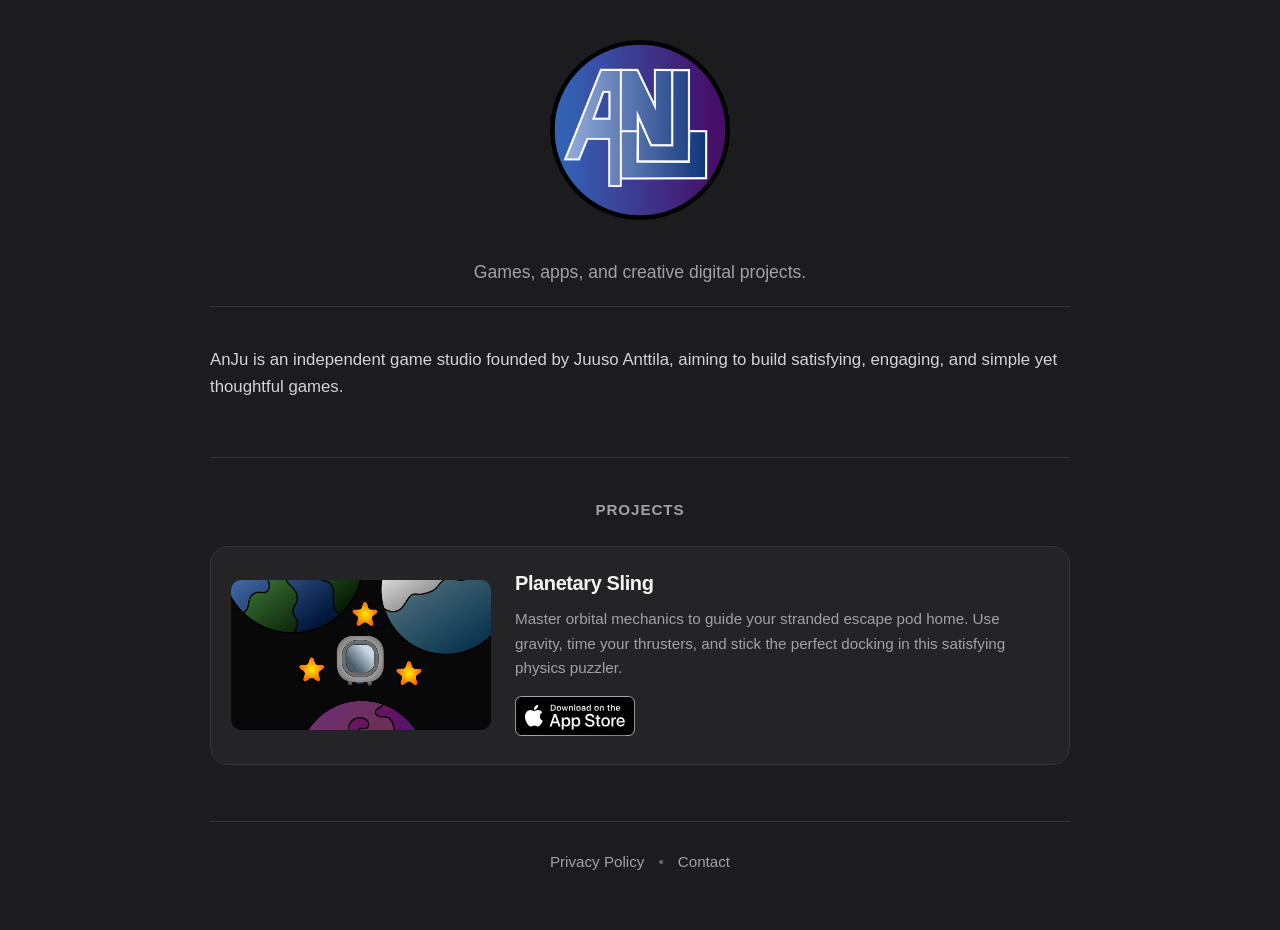
<file: index.html>
<!DOCTYPE html>
<html lang="en">
<head>
  <meta charset="UTF-8">
  <meta name="viewport" content="width=device-width, initial-scale=1.0">
  <title>AnJu</title>
  <meta name="description" content="AnJu develops games, apps, and creative digital projects.">
  
  <link rel="icon" type="image/png" href="images/logo.png">
  <link rel="apple-touch-icon" href="images/logo.png">

  <link rel="stylesheet" href="style.css">
</head>
<body>
  <main class="site">
    <header class="hero">
      <img src="images/logo.png" alt="AnJu logo" class="logo">
      <p class="tagline">Games, apps, and creative digital projects.</p>
    </header>

    <section class="section intro">
      <p>
        AnJu is an independent game studio founded by Juuso Anttila, aiming to build satisfying, engaging, and simple yet thoughtful games.
      </p>
    </section>

    <section class="section projects">
  <h2>Projects</h2>

  <div class="project-card">
    <img src="images/psproject.png" alt="Planetary Sling gameplay" class="project-image">

    <div class="project-text">
      <h3>Planetary Sling</h3>
      <p>Master orbital mechanics to guide your stranded escape pod home. Use gravity, time your thrusters, and stick the perfect docking in this satisfying physics puzzler.</p>
      
      <a href="https://apps.apple.com/us/app/planetary-sling/id6760001806" target="_blank" rel="noopener noreferrer" class="app-store-badge">
        <img src="images/app-store-badge.svg" alt="Download on the App Store">
      </a>
    </div>
  </div>

</section>

    <footer class="footer">
      <a href="privacy.html">Privacy Policy</a>
      <span class="footer-divider">•</span>
      <a href="mailto:juusojanttila@gmail.com">Contact</a>
    </footer>
  </main>
</body>
</html>
</file>
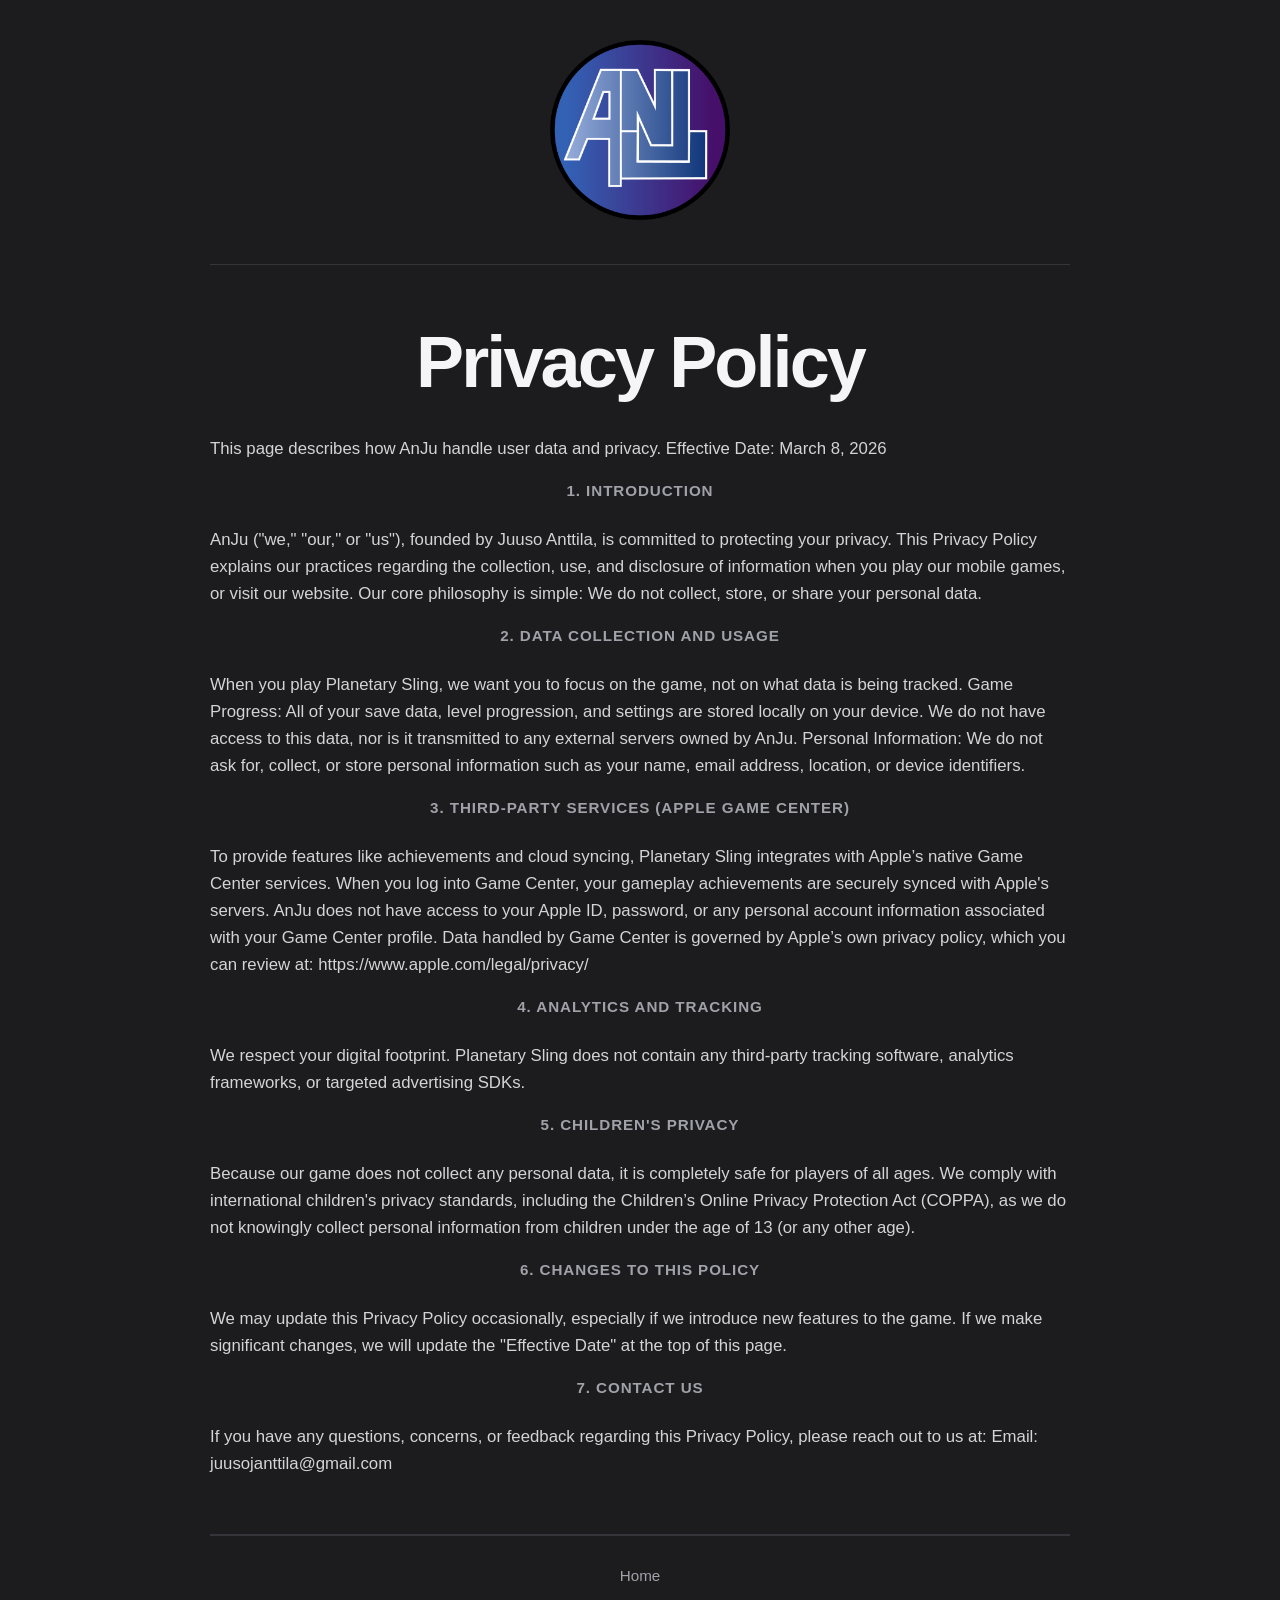
<file: privacy.html>
<!DOCTYPE html>
<html lang="en">
<head>
  <meta charset="UTF-8">
  <meta name="viewport" content="width=device-width, initial-scale=1.0">
  <title>Privacy Policy</title>
  <meta name="description" content="Privacy Policy for AnJu apps and games.">
  <link rel="stylesheet" href="style.css">
</head>

<body>

<main class="site">

  <header class="hero">
    <img src="images/logo.png" alt="AnJu logo" class="logo">
  </header>

  <section class="section intro">
    <h1>Privacy Policy</h1>

    <p>
      This page describes how AnJu handle user data and privacy.
      Effective Date: March 8, 2026
    </p>

      <h2>1. Introduction</h2>
<p>AnJu ("we," "our," or "us"), founded by Juuso Anttila, is committed to protecting your privacy. This Privacy Policy explains our practices regarding the collection, use, and disclosure of information when you play our mobile games, or visit our website.

Our core philosophy is simple: We do not collect, store, or share your personal data.</p>
      
      <h2>2. Data Collection and Usage</h2>
<p>When you play Planetary Sling, we want you to focus on the game, not on what data is being tracked.

Game Progress: All of your save data, level progression, and settings are stored locally on your device. We do not have access to this data, nor is it transmitted to any external servers owned by AnJu.

Personal Information: We do not ask for, collect, or store personal information such as your name, email address, location, or device identifiers.</p>

      <h2>3. Third-Party Services (Apple Game Center)</h2>
<p>To provide features like achievements and cloud syncing, Planetary Sling integrates with Apple’s native Game Center services.

When you log into Game Center, your gameplay achievements are securely synced with Apple's servers.

AnJu does not have access to your Apple ID, password, or any personal account information associated with your Game Center profile.

Data handled by Game Center is governed by Apple’s own privacy policy, which you can review at: https://www.apple.com/legal/privacy/</p>

      <h2>4. Analytics and Tracking</h2>
<p>We respect your digital footprint. Planetary Sling does not contain any third-party tracking software, analytics frameworks, or targeted advertising SDKs.</p>

      <h2>5. Children's Privacy</h2>
<p>Because our game does not collect any personal data, it is completely safe for players of all ages. We comply with international children's privacy standards, including the Children’s Online Privacy Protection Act (COPPA), as we do not knowingly collect personal information from children under the age of 13 (or any other age).</p>

      <h2>6. Changes to This Policy</h2>
<p>We may update this Privacy Policy occasionally, especially if we introduce new features to the game. If we make significant changes, we will update the "Effective Date" at the top of this page.</p>

      <h2>7. Contact Us</h2>
<p>If you have any questions, concerns, or feedback regarding this Privacy Policy, please reach out to us at:
Email: juusojanttila@gmail.com
    </p>

  </section>

  <footer class="footer">
    <a href="index.html">Home</a>
  </footer>

</main>

</body>
</html>
</file>
<file: style.css>
:root {
  --bg: #1c1c1e;
  --surface: #242427;
  --text: #f5f5f7;
  --muted: #a1a1aa;
  --line: #34343a;
  --max-width: 860px;
  --radius: 18px;
}

* {
  box-sizing: border-box;
}

html {
  scroll-behavior: smooth;
}

body {
  margin: 0;
  background: var(--bg);
  color: var(--text);
  /* Upgraded to the native premium system font stack */
  font-family: -apple-system, BlinkMacSystemFont, "Segoe UI", Roboto, Helvetica, Arial, sans-serif;
  line-height: 1.6;
  -webkit-font-smoothing: antialiased;
  text-rendering: optimizeLegibility;
}

img {
  max-width: 100%;
  display: block;
}

a {
  color: var(--text);
  text-decoration: none;
  transition: opacity 0.2s ease; /* Added smooth fade */
}

a:hover {
  opacity: 0.7;
}

.site {
  width: min(var(--max-width), calc(100% - 32px));
  margin: 0 auto;
}

.hero {
  display: flex;
  flex-direction: column;
  align-items: center;
  text-align: center;
  padding: 40px 0 20px;
}

.logo {
  width: 180px;
  height: auto;
  margin-bottom: 24px;
}

h1 {
  margin: 0;
  font-size: clamp(2.5rem, 6vw, 4.5rem);
  font-weight: 700;
  letter-spacing: -0.04em;
}

.section h1 {
  text-align: center;
  margin-bottom: 16px;
}

.tagline {
  margin: 14px auto 0;
  font-size: 1.1rem;
  color: var(--muted);
  max-width: 560px;
  text-align: center;
}

.section {
  padding: 24px 0 56px;
}

.intro {
  border-top: 1px solid var(--line);
  border-bottom: 1px solid var(--line);
  padding: 40px 0; /* This forces exactly 40px of space above AND below the text */
}

.projects {
  padding-top: 40px; /* This ensures the space below the new line matches the rest of the site */
}

/* Updated typography spacing for long-form text (like Privacy Policy) */
.section p {
  margin: 0 0 16px;
  font-size: 1.05rem;
  color: #d4d4d8;
  text-align: left; /* Ensures legal text is readable */
}

.section ul {
  margin: 0 0 24px;
  padding-left: 20px;
  color: #d4d4d8;
}

.section li {
  margin-bottom: 8px;
}

h2 {
  margin: 0 0 24px; /* 0 top margin, 0 side margin, 24px bottom margin */
  font-size: 0.95rem;
  font-weight: 700;
  letter-spacing: 0.06em;
  text-transform: uppercase;
  color: var(--muted);
  text-align: center;
}

.project-card {
  display: flex;
  gap: 24px;
  align-items: center;
  background: var(--surface);
  border: 1px solid var(--line);
  border-radius: var(--radius);
  padding: 20px;
  transition: transform 0.2s ease, border-color 0.2s ease; /* Added tactile interaction */
}

.project-card:hover {
  transform: translateY(-2px);
  border-color: #52525b;
}

.project-image {
  width: 260px;
  height: 150px;
  object-fit: cover;
  border-radius: 10px;
  flex-shrink: 0;
}

.project-text {
  flex: 1;
}

.project-text h3 {
  margin: 0 0 8px;
  font-size: 1.25rem;
  letter-spacing: -0.02em;
}

.project-text p {
  margin: 0;
  color: var(--muted);
  font-size: 0.95rem;
}

.footer {
  display: flex;
  justify-content: center;
  align-items: center;
  gap: 14px;
  padding: 28px 0 56px;
  border-top: 1px solid var(--line);
  color: var(--muted);
  font-size: 0.95rem;
}

.footer a {
  color: var(--muted);
}

.footer-divider {
  color: #666;
}

/* --- Ultra-Polished Mobile View --- */
@media (max-width: 640px) {
  .hero {
    min-height: auto;
    padding: 48px 16px 32px; /* Better breathing room on small screens */
  }

  .logo {
    width: 140px; /* Slightly smaller so it doesn't dominate the phone screen */
  }

  /* Centers your section titles on mobile for a cleaner look */
  h1, h2, .project-text h3 {
    text-align: center; 
  }

  .section {
    padding: 32px 16px; /* Adds safe area margins to the sides of the phone */
  }

  .project-card {
    flex-direction: column;
    text-align: center;
    padding: 24px 16px; /* More balanced internal spacing */
  }

  .project-image {
    width: 100%;
    height: auto;
    aspect-ratio: 16/9; /* Ensures your screenshot doesn't stretch */
  }

  .project-text {
    padding: 20px 0 0 0;
  }

  .app-store-badge {
    margin: 20px auto 0; /* Perfectly centers the Apple badge on mobile */
    display: block; 
  }

  .footer {
    flex-direction: column; /* Stacks the footer links neatly */
    gap: 16px;
    padding: 32px 16px 48px;
  }

  .footer-divider {
    display: none; /* Hides the little dot since the links are stacked now */
  }
}

/* --- App Store Badge Styling --- */

.app-store-badge {
  display: inline-block;
  margin-top: 16px; 
  transition: transform 0.2s ease, opacity 0.2s ease;
  
  cursor: pointer; 
  user-select: none; 
  -webkit-user-drag: none; 
}

.app-store-badge img {
  height: 40px; /* This is the industry-standard size for mobile/web badges */
  width: auto;
}

.app-store-badge:hover {
  transform: scale(1.04); /* Gives the button a satisfying 'pop' when hovered */
  opacity: 1; /* Overrides your default a:hover opacity so the badge stays punchy */
}
</file>
